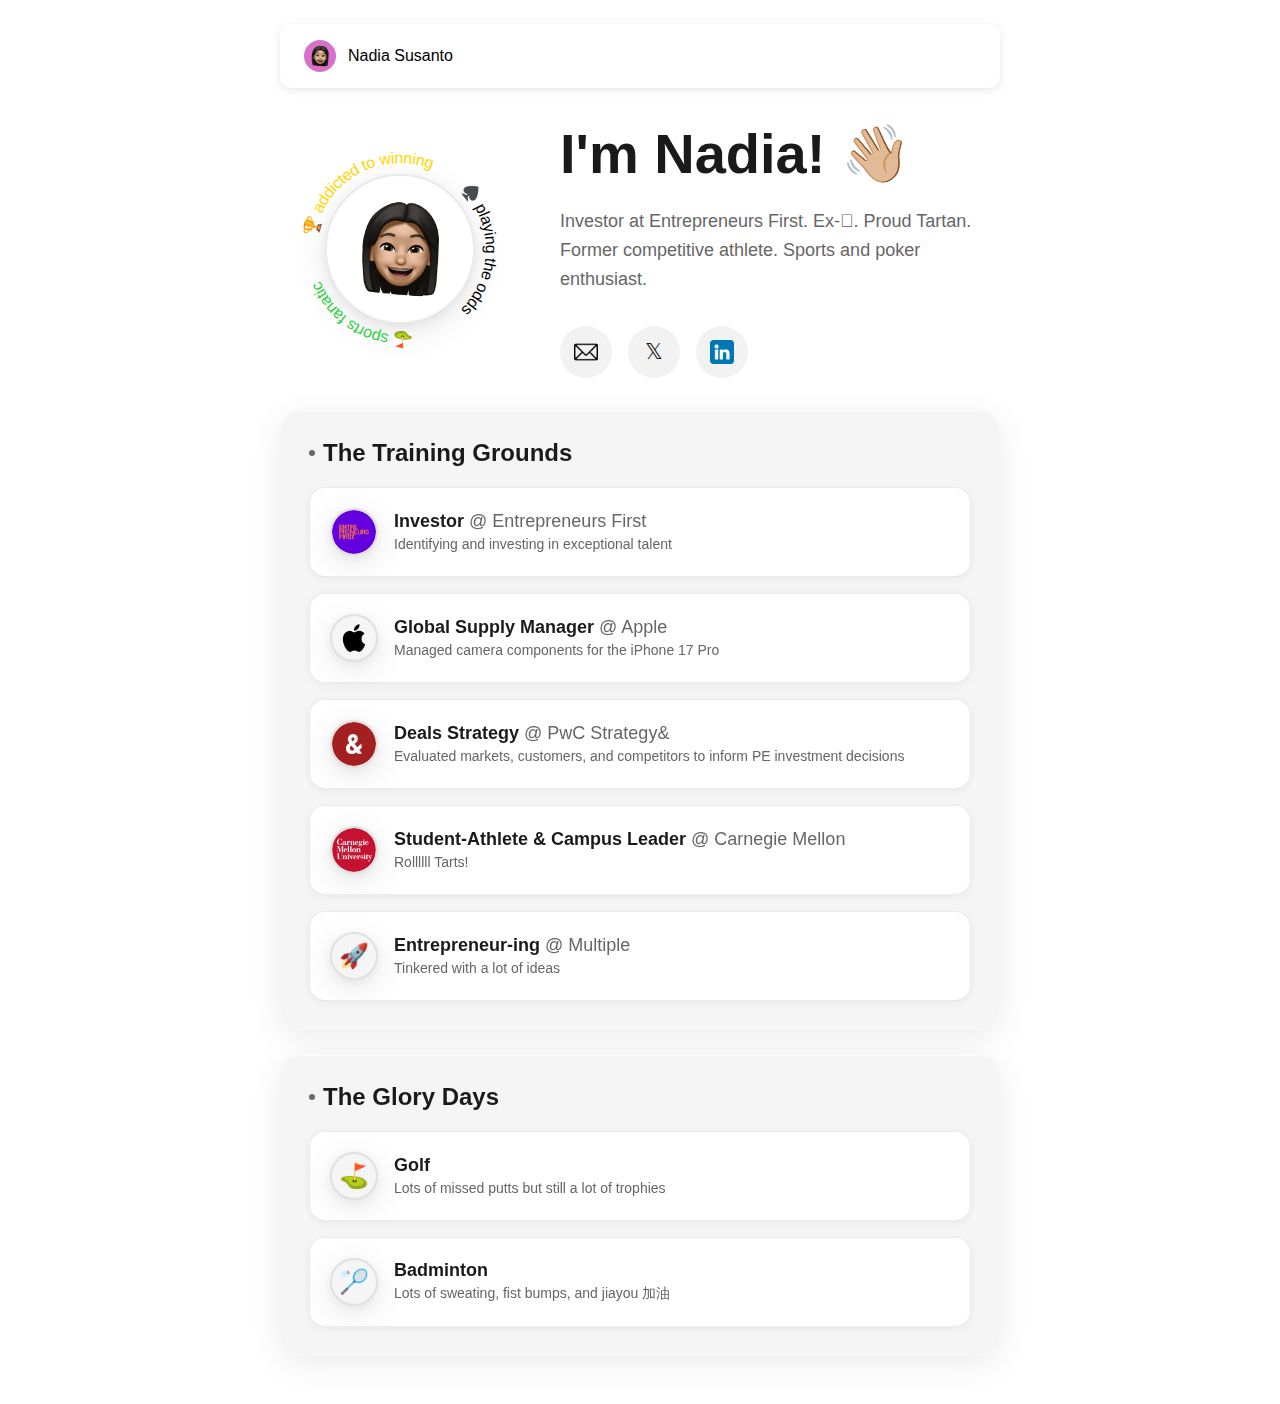
<file: index.html>
<!DOCTYPE html>
<html lang="en">
<head>
    <meta charset="UTF-8">
    <meta name="viewport" content="width=device-width, initial-scale=1.0">
    
    <!-- Site Title and Description -->
    <title>Nadia Susanto</title>
    <meta name="description" content="Hello!">
    
    <!-- Favicon (Browser Tab Icon) - Circular white background with memoji -->
    <link rel="icon" type="image/png" sizes="64x64" href="favicon.png">
    <link rel="icon" type="image/png" sizes="32x32" href="favicon.png">
    <link rel="icon" type="image/png" sizes="16x16" href="favicon.png">
    <link rel="apple-touch-icon" sizes="180x180" href="favicon.png">
    <link rel="shortcut icon" href="favicon.png">
    
    <!-- Open Graph / Social Media Preview Tags -->
    <meta property="og:title" content="Nadia Susanto">
    <meta property="og:description" content="Hello!">
    <meta property="og:image" content="https://nadiasusanto.com/images/memoji.png">
    <meta property="og:url" content="https://nadiasusanto.com">
    <meta property="og:type" content="website">
    
    <!-- Twitter Card Preview -->
    <meta name="twitter:card" content="summary">
    <meta name="twitter:title" content="Nadia Susanto">
    <meta name="twitter:description" content="Hello!">
    <meta name="twitter:image" content="https://nadiasusanto.com/images/memoji.png">
    
    <link rel="stylesheet" href="styles.css">
</head>
<body>
    <!-- Main container: holds everything together -->
    <div class="container">
        <!-- Header Navigation -->
        <header class="site-header">
            <div class="header-left">
                <img src="images/memoji.png" alt="Nadia" class="header-memoji">
                <span class="header-name">Nadia Susanto</span>
            </div>
            <nav class="header-nav">
            </nav>
        </header>

        <!-- Top Section: Memoji and Profile side by side -->
        <section class="top-section">
            <!-- Memoji and circling phrases -->
            <div class="memoji-wrapper">
                <div class="memoji-container">
                    <img src="images/memoji.png" alt="Your Memoji" class="memoji">
                    <div class="phrases-orbit">
                        <div class="phrase phrase-1" data-text="♠️ playing the odds"></div>
                        <div class="phrase phrase-2" data-text="⛳️ sports fanatic"></div>
                        <div class="phrase phrase-3" data-text="🏆 addicted to winning"></div>
                    </div>
                </div>
            </div>

            <!-- Profile Section -->
            <section class="profile-section">
                <h1 class="profile-name">I'm Nadia! 👋🏼</h1>
                <p class="profile-bio">Investor at Entrepreneurs First. Ex-. Proud Tartan. Former competitive athlete. Sports and poker enthusiast.</p>
                
                <div class="profile-actions">
                    <a href="mailto:nadia@joinef.com" class="profile-icon" title="Email">
                        <img src="images/email.png" alt="Email" class="icon-image">
                    </a>
                    <a href="https://x.com/thenadsusanto" class="profile-icon" title="X (Twitter)">
                        𝕏
                    </a>
                    <a href="https://www.linkedin.com/in/nadiasusanto/" class="profile-icon" title="LinkedIn">
                        <img src="images/linkedin.png" alt="LinkedIn" class="icon-image">
                    </a>
                </div>
            </section>
        </section>

        <!-- Projects Section with glass box -->
        <section class="projects-section glass-box">
            <div class="section-header">
                <div class="section-title">
                    <span class="dot"></span>
                    <h2>The Training Grounds</h2>
                </div>
            </div>
            
            <div class="projects-grid">
                <div class="project-card">
                    <div class="project-main">
                        <div class="project-icon">
                            <img src="images/eflogo.png" alt="Entrepreneurs First" class="project-logo">
                        </div>
                        <div class="project-info">
                            <h3>Investor <span class="company-name">@ Entrepreneurs First</span></h3>
                            <p>Identifying and investing in exceptional talent<p>
                        </div>
                    </div>
                    <div class="project-expanded">
                        <p>Recruited to amplify EF's mission in North America and work with our ambitious founders to build startups from scratch<p>
                    </div>
                </div>
                
                <div class="project-card">
                    <div class="project-main">
                        <div class="project-icon">
                            <img src="images/applelogo.png" alt="Apple" class="project-logo">
                        </div>
                        <div class="project-info">
                            <h3>Global Supply Manager <span class="company-name">@ Apple</span></h3>
                            <p>Managed camera components for the iPhone 17 Pro</p>
                        </div>
                    </div>
                    <div class="project-expanded">
                        <p>Recruited to own supplier relationships across Asia, negotiate contracts, and become the bridge for our internal cross-functional teams<p>
                        <p><em>PSA: Everyone should go visit a factory at least once in their lifetime. Visiting my suppliers in 2024 was one of the highlights of my career</em></p>
                    </div>
                </div>
                
                <div class="project-card">
                    <div class="project-main">
                        <div class="project-icon">
                            <img src="images/strategy&logo.png" alt="Strategy" class="project-logo">
                        </div>
                        <div class="project-info">
                            <h3>Deals Strategy <span class="company-name">@ PwC Strategy&</span></h3>
                            <p>Evaluated markets, customers, and competitors to inform PE investment decisions</p>
                        </div>
                    </div>
                    <div class="project-expanded">
                        <p>Worked on 15+ deals across TMT, Healthcare, Industrials, and more<p>
                    </div>
                </div>

                <div class="project-card">
                    <div class="project-main">
                        <div class="project-icon">
                            <img src="images/cmulogo.jpg" alt="CMU" class="project-logo">
                        </div>
                        <div class="project-info">
                            <h3>Student-Athlete & Campus Leader <span class="company-name">@ Carnegie Mellon</span></h3>
                            <p>Rollllll Tarts!</p>
                        </div>
                    </div>
                    <div class="project-expanded">
                        <p>Recruited to compete for the CMU Women's Golf Team (glory days below)</p>
                        <p>B.S. Business Administration and Human-Computer Interaction</p>
                        <p>Innovation Scholar with the Swartz Center of Entrepreneurship</p>
                        <p>Founder and President of 180 Degrees Consulting CMU</p>
                        <p>Scotty Survivor Season 2: 4th place finisher out of 18 students</p>
                        <p>Alpha Kappa Psi Professional Instruction Committee</p>
                    </div>
                </div>

                <div class="project-card">
                    <div class="project-main">
                        <div class="project-icon">
                            <div class="sports-icon">🚀</div>
                        </div>
                        <div class="project-info">
                            <h3>Entrepreneur-ing <span class="company-name">@ Multiple</span></h3>
                            <p>Tinkered with a lot of ideas</p>
                        </div>
                    </div>
                    <div class="project-expanded">
                        <p>Founder of Bivi, incorporated an edtech platform where current college students can teach niche skills (i.e., animation, coding, Minecraft design) to younger students to realize their passions earlier</p>
                        <p>Built NoFores, leveraging VR to elevate the way golfers study courses before tournament play</p>
                    </div>
                </div>

            </div>
        </section>

        <!-- Competitive Sports Section with glass box -->
        <section class="sports-section glass-box">
            <div class="section-header">
                <div class="section-title">
                    <span class="dot"></span>
                    <h2>The Glory Days</h2>
                </div>
            </div>
            <div class="projects-grid">
                <div class="project-card">
                    <div class="project-main">
                        <div class="project-icon">
                            <div class="sports-icon">⛳</div>
                        </div>
                        <div class="project-info">
                            <h3>Golf</h3>
                            <p>Lots of missed putts but still a lot of trophies</p>
                        </div>
                    </div>
                    <div class="project-expanded">
                        <p>Captain of CMU Women's Golf Team (2x NCAA team medalist)</p>
                        <p>Outstanding Athlete Award Women's Sports (Given to one senior female athlete)</p>
                        <p>UAA Presidents Council Scholar-Athlete Team</p>
                        <p>WGCA All-American Scholar</p>
                        <p>WGCA All-East Region (3x)</p>
                        <p>WGCA All-Great Lakes Region Team (2x)</p>
                        <p>All-UAA First Team (3x)</p>
                        <p>All American Honorable Mention</p>
                        <p>Thomas B. Craig & LaVerne Craig Tartan Award for Women's Golf</p>
                    </div>
                </div>
                
                <div class="project-card">
                    <div class="project-main">
                        <div class="project-icon">
                            <div class="sports-icon">🏸</div>
                        </div>
                        <div class="project-info">
                            <h3>Badminton</h3>
                            <p>Lots of sweating, fist bumps, and jiayou 加油</p>
                        </div>
                    </div>
                    <div class="project-expanded">
                        <p>At 10, I first represented the USA in the Dominican Republic Pan American Games for mixed doubles and won bronze.</p>
                        <p>At 12, I represented the USA in Canada Pan American Games for singles and won bronze.</p>
                        <p>At 13, I achieved the number 1 ranking in my age division throughout the US in doubles, and top 3 in mixed doubles and singles.</p>
                        <p>At 14, I represented the USA in the Guatemala Pan American Games for doubles and mixed doubles, winning silver and bronze.</p>
                    </div>
                </div>
            </div>
        </section>
    </div>
    
    <!-- Link to our JavaScript file -->
    <script src="script.js"></script>
</body>
</html>
</file>
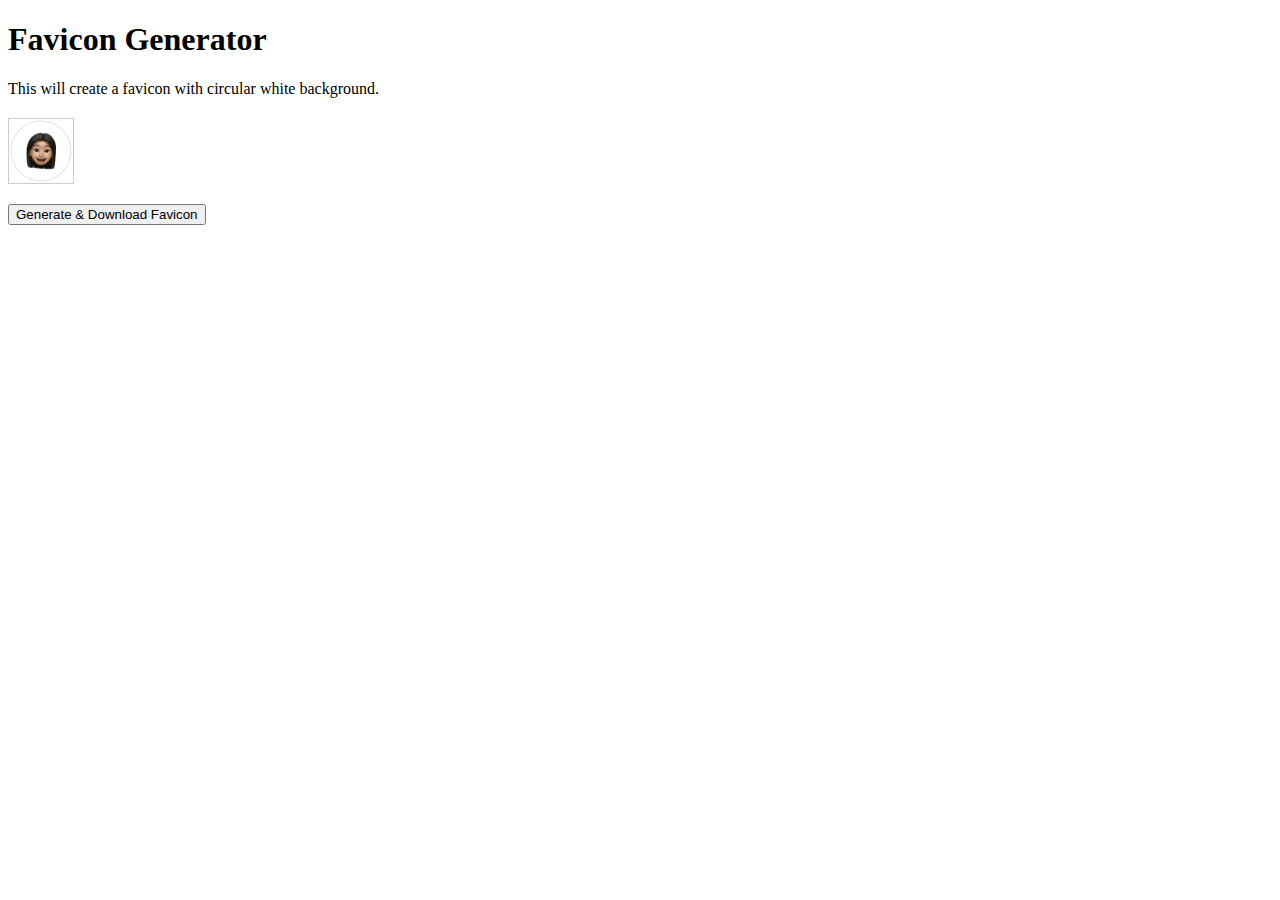
<file: generate-favicon.html>
<!DOCTYPE html>
<html>
<head>
    <title>Generate Favicon</title>
</head>
<body>
    <h1>Favicon Generator</h1>
    <p>This will create a favicon with circular white background.</p>
    <canvas id="faviconCanvas" width="64" height="64" style="border: 1px solid #ccc; display: block; margin: 20px 0;"></canvas>
    <button onclick="generateFavicon()">Generate & Download Favicon</button>
    
    <script>
        function generateFavicon() {
            const canvas = document.getElementById('faviconCanvas');
            const ctx = canvas.getContext('2d');
            
            // Draw circular white background
            ctx.fillStyle = 'white';
            ctx.beginPath();
            ctx.arc(32, 32, 30, 0, 2 * Math.PI);
            ctx.fill();
            
            // Draw subtle border
            ctx.strokeStyle = '#e0e0e0';
            ctx.lineWidth = 1;
            ctx.stroke();
            
            // Load and draw memoji
            const img = new Image();
            img.crossOrigin = 'anonymous';
            img.onload = function() {
                // Draw memoji in a circle (clipping path)
                ctx.save();
                ctx.beginPath();
                ctx.arc(32, 32, 28, 0, 2 * Math.PI);
                ctx.clip();
                
                // Calculate size to fill the circle
                const size = 56; // Slightly larger to fill circle
                const x = 32 - size/2;
                const y = 32 - size/2;
                ctx.drawImage(img, x, y, size, size);
                
                ctx.restore();
                
                // Convert to favicon and download
                const link = document.createElement('a');
                link.download = 'favicon.ico';
                link.href = canvas.toDataURL('image/png');
                link.click();
                
                // Also create favicon.png
                const link2 = document.createElement('a');
                link2.download = 'favicon.png';
                link2.href = canvas.toDataURL('image/png');
                link2.click();
                
                alert('Favicon generated! Now replace favicon.svg with favicon.png in index.html');
            };
            img.onerror = function() {
                alert('Error loading memoji image. Make sure images/memoji.png exists.');
            };
            img.src = 'images/memoji.png';
        }
        
        // Preview on load
        window.onload = function() {
            const canvas = document.getElementById('faviconCanvas');
            const ctx = canvas.getContext('2d');
            
            // Draw preview
            ctx.fillStyle = 'white';
            ctx.beginPath();
            ctx.arc(32, 32, 30, 0, 2 * Math.PI);
            ctx.fill();
            
            ctx.strokeStyle = '#e0e0e0';
            ctx.lineWidth = 1;
            ctx.stroke();
            
            const img = new Image();
            img.onload = function() {
                ctx.save();
                ctx.beginPath();
                ctx.arc(32, 32, 28, 0, 2 * Math.PI);
                ctx.clip();
                const size = 56;
                const x = 32 - size/2;
                const y = 32 - size/2;
                ctx.drawImage(img, x, y, size, size);
                ctx.restore();
            };
            img.src = 'images/memoji.png';
        };
    </script>
</body>
</html>
</file>
<file: styles.css>
/* This is where we'll add all our styling */
/* We'll build the liquid glass design here */

/* Reset default browser styles */
* {
    margin: 0;
    padding: 0;
    box-sizing: border-box;
}

/* Body: White background for minimalist design */
body {
    font-family: -apple-system, BlinkMacSystemFont, 'Segoe UI', Roboto, 'Helvetica Neue', Arial, sans-serif;
    background: #ffffff;
    color: #000;
    min-height: 100vh;
    overflow-x: hidden;
}

/* Main container: Single column layout - condensed */
.container {
    max-width: 800px;
    margin: 0 auto;
    padding: 24px 40px;
    min-height: 100vh;
}

/* Site Header - Clean white bar matching image style */
.site-header {
    display: flex;
    justify-content: space-between;
    align-items: center;
    margin-bottom: 32px;
    padding: 16px 24px;
    background: #ffffff;
    border-radius: 12px;
    box-shadow: 0 2px 8px rgba(0, 0, 0, 0.1);
}

/* Header Left: Memoji + Name */
.header-left {
    display: flex;
    align-items: center;
    gap: 12px;
}

.header-memoji {
    width: 32px;
    height: 32px;
    border-radius: 50%;
    object-fit: cover;
    background: #d771c9;
}

.header-name {
    font-size: 16px;
    font-weight: 500;
    color: #000;
}

/* Header Navigation Links - Grey icons and text */
.header-nav {
    display: flex;
    align-items: center;
    gap: 24px;
}

.nav-link {
    display: flex;
    align-items: center;
    gap: 6px;
    text-decoration: none;
    color: #666;
    font-size: 14px;
    font-weight: 400;
    transition: color 0.2s ease;
    padding: 0;
}

.nav-link:hover {
    color: #333;
}

.nav-link .nav-icon {
    font-size: 16px;
    display: inline-flex;
    align-items: center;
    justify-content: center;
    color: #666;
    width: 18px;
    height: 18px;
}

.nav-link:hover .nav-icon {
    color: #333;
}

.nav-link .nav-text {
    font-size: 14px;
    font-weight: 400;
}

/* Top Section: Memoji and Profile side by side - condensed */
.top-section {
    display: flex;
    align-items: center;
    gap: 40px;
    margin-bottom: 32px;
}

.memoji-wrapper {
    flex-shrink: 0;
}

/* Memoji container: More condensed */
.memoji-container {
    position: relative;
    width: 240px;
    height: 240px;
    display: flex;
    align-items: center;
    justify-content: center;
}

/* Memoji: More condensed */
.memoji {
    width: 150px;
    height: 150px;
    border-radius: 50%;
    display: block;
    border: 2px solid rgba(0, 0, 0, 0.08);
    box-shadow: 
        0 8px 32px rgba(0, 0, 0, 0.1),
        0 2px 8px rgba(0, 0, 0, 0.05);
    transition: transform 0.3s ease, box-shadow 0.3s ease;
}

.memoji:hover {
    transform: scale(1.05);
    box-shadow: 
        0 12px 40px rgba(0, 0, 0, 0.15),
        0 4px 12px rgba(0, 0, 0, 0.08);
}

/* Phrases orbit: Container for rotating text - more condensed */
.phrases-orbit {
    position: absolute;
    top: 50%;
    left: 50%;
    width: 240px;
    height: 240px;
    margin-left: -120px;
    margin-top: -120px;
    animation: rotateOrbit 20s linear infinite;
    transform-origin: center center;
}

/* Animation: Rotate the entire orbit container */
@keyframes rotateOrbit {
    from {
        transform: rotate(0deg);
    }
    to {
        transform: rotate(360deg);
    }
}

/* Individual phrases: Containers for curved text */
.phrase {
    position: absolute;
}

/* SVG text paths for natural text flow */
.phrase-svg {
    position: absolute;
    top: 0;
    left: 0;
    width: 240px;
    height: 240px;
    overflow: visible;
}

.phrase-text {
    font-size: 16px;
    font-weight: 500;
    fill: currentColor;
}

/* ============================================
   🎨 CHANGE COLORS HERE! 🎨
   ============================================
   
   Below are the color styles for each phrase.
   Change the `color` value to any color you want!
   
   Color formats you can use:
   - Named colors: "blue", "red", "purple", etc.
   - Hex codes: "#FF5733", "#9B59B6", etc.
   - RGB: "rgb(255, 87, 51)"
   - RGBA (with transparency): "rgba(155, 89, 182, 0.8)"
*/

/* Phrase 1: "playing the odds" - Change color here! */
.phrase-1-text {
    fill: #000000;
}

/* Phrase 2: "sports fanatic" - Change color here! */
.phrase-2-text {
    fill: #2dd043;
}

/* Phrase 3: "addicted to winning" - Change color here! */
.phrase-3-text {
    fill: #ffd700;
}

/* Profile Section - Larger */
.profile-section {
    flex: 1;
    padding: 0;
}

.profile-name {
    font-size: 56px; /* Increased from 42px */
    font-weight: 700;
    color: #1a1a1a;
    margin-bottom: 20px; /* Increased from 12px */
    line-height: 1.2;
}

.profile-bio {
    font-size: 18px; /* Increased from 15px */
    color: #666;
    margin-bottom: 32px; /* Increased from 20px */
    line-height: 1.6;
}

.profile-actions {
    display: flex;
    gap: 16px; /* Increased from 12px */
    /* Left-aligned on desktop, centered on mobile via media queries */
}

/* Profile icon buttons - Larger */
.profile-icon {
    width: 52px; /* Increased from 44px */
    height: 52px; /* Increased from 44px */
    border-radius: 50%;
    background: rgba(0, 0, 0, 0.05);
    display: flex;
    align-items: center;
    justify-content: center;
    font-size: 22px; /* Increased from 18px */
    text-decoration: none;
    color: #1a1a1a;
    transition: all 0.3s ease;
    cursor: pointer;
}

.profile-icon:hover {
    background: rgba(0, 0, 0, 0.1);
    transform: scale(1.1);
}

/* Icon images inside profile icons */
.profile-icon .icon-image {
    width: 24px;
    height: 24px;
    object-fit: contain;
    display: block;
}

/* Glass box effect for sections - condensed */
.glass-box {
    background: #f5f5f5;
    border-radius: 20px;
    padding: 28px;
    margin-bottom: 24px;
    backdrop-filter: blur(10px);
    -webkit-backdrop-filter: blur(10px);
    box-shadow: 
        0 8px 32px rgba(0, 0, 0, 0.08),
        inset 0 1px 0 rgba(255, 255, 255, 0.5);
    border: 1px solid rgba(255, 255, 255, 0.3);
}

/* Projects Section - styles inherited from .glass-box */
.section-header {
    display: flex;
    justify-content: space-between;
    align-items: center;
    margin-bottom: 20px;
}

.section-title {
    display: flex;
    align-items: center;
    gap: 8px;
}

.section-title h2 {
    font-size: 24px;
    font-weight: 600;
    color: #1a1a1a;
}

.dot {
    width: 6px;
    height: 6px;
    background: #666;
    border-radius: 50%;
    display: inline-block;
}

.view-all-btn {
    background: #fff;
    color: #333;
    border: 1px solid #e0e0e0;
    padding: 8px 16px;
    border-radius: 12px;
    font-size: 14px;
    cursor: pointer;
    transition: all 0.3s ease;
}

.view-all-btn:hover {
    background: #f9f9f9;
    border-color: #ccc;
}

.projects-grid {
    display: flex;
    flex-direction: column;
    gap: 16px;
}

.project-card {
    background: #fff;
    border-radius: 16px;
    padding: 20px;
    cursor: pointer;
    transition: all 0.3s ease;
    border: 1px solid rgba(0, 0, 0, 0.08);
    box-shadow: 0 2px 8px rgba(0, 0, 0, 0.05);
    overflow: hidden; /* Ensures expanded content doesn't overflow */
}

/* Active state for mobile clicks */
.project-card.expanded {
    transform: translateY(-2px);
    box-shadow: 0 6px 20px rgba(0, 0, 0, 0.1);
    border-color: rgba(0, 0, 0, 0.15);
}

/* Main project card content */
.project-main {
    display: flex;
    align-items: center;
    gap: 16px;
}

/* Expanded content - hidden by default */
.project-expanded {
    max-height: 0;
    opacity: 0;
    overflow: hidden;
    transition: max-height 0.4s ease, opacity 0.3s ease, margin-top 0.3s ease;
    margin-top: 0;
}

/* Show expanded content on hover (desktop only - devices that support hover) */
@media (hover: hover) {
    .project-card:hover .project-expanded {
        max-height: 500px; /* Adjust based on content */
        opacity: 1;
        margin-top: 20px;
        padding-top: 20px;
        border-top: 1px solid rgba(0, 0, 0, 0.08);
    }
    
    .project-card:hover {
        transform: translateY(-4px);
        box-shadow: 0 8px 24px rgba(0, 0, 0, 0.12);
        border-color: rgba(0, 0, 0, 0.15);
    }
}

/* Show expanded content when clicked (mobile) */
.project-card.expanded .project-expanded {
    max-height: 500px; /* Adjust based on content */
    opacity: 1;
    margin-top: 20px;
    padding-top: 20px;
    border-top: 1px solid rgba(0, 0, 0, 0.08);
}

.project-expanded p {
    font-size: 14px;
    color: #666;
    line-height: 1.6;
    margin-bottom: 12px;
}

.project-expanded p:last-child {
    margin-bottom: 0;
}

.project-expanded a {
    color: #1a1a1a;
    text-decoration: underline;
    transition: color 0.2s ease;
}

.project-expanded a:hover {
    color: #666;
}

.project-icon {
    width: 48px;
    height: 48px;
    border-radius: 50%; /* Circular shape */
    display: flex;
    align-items: center;
    justify-content: center;
    flex-shrink: 0;
    overflow: hidden; /* Ensures image stays within circle */
    background: #f5f5f5; /* Light background in case image doesn't load */
    /* Same border and shadow as memoji */
    border: 2px solid rgba(0, 0, 0, 0.08);
    box-shadow: 
        0 8px 32px rgba(0, 0, 0, 0.1),
        0 2px 8px rgba(0, 0, 0, 0.05);
    transition: transform 0.3s ease, box-shadow 0.3s ease;
}

.project-icon:hover {
    transform: scale(1.05);
    box-shadow: 
        0 12px 40px rgba(0, 0, 0, 0.15),
        0 4px 12px rgba(0, 0, 0, 0.08);
}

.project-logo {
    width: 100%;
    height: 100%;
    object-fit: cover; /* Ensures logo fills the circle */
    border-radius: 50%; /* Keeps it circular */
}

/* Sports icon styling for Competitive Sports section */
.sports-icon {
    font-size: 24px;
    display: flex;
    align-items: center;
    justify-content: center;
    width: 100%;
    height: 100%;
}

.project-info {
    flex: 1;
}

.project-info h3 {
    font-size: 18px;
    font-weight: 600;
    color: #1a1a1a;
    margin-bottom: 4px;
}

.company-name {
    color: #666;
    font-weight: 500;
}

.project-info p {
    font-size: 14px;
    color: #666;
}

.project-arrow {
    color: #999;
    font-size: 20px;
    font-weight: 300;
}

/* Products Section - styles inherited from .glass-box */

/* ==================== MOBILE RESPONSIVE STYLES ==================== */

/* Tablet and below (768px and smaller) */
@media (max-width: 768px) {
    .container {
        padding: 16px 20px;
    }
    
    /* Header: Stack navigation or make it more compact */
    .site-header {
        flex-wrap: wrap;
        gap: 12px;
        padding: 12px 16px;
    }
    
    .header-nav {
        flex-wrap: wrap;
        gap: 16px;
    }
    
    /* Top section: Stack memoji and profile vertically */
    .top-section {
        flex-direction: column;
        gap: 32px;
        align-items: center;
    }
    
    /* Memoji container: Slightly smaller on tablet */
    .memoji-container {
        width: 200px;
        height: 200px;
    }
    
    .memoji {
        width: 120px;
        height: 120px;
    }
    
    .phrases-orbit {
        width: 200px;
        height: 200px;
        margin-left: -100px;
        margin-top: -100px;
    }
    
    /* Phrase text: Scale with container */
    .phrase-text {
        font-size: 13px; /* Scales down from 16px for 200px container */
    }
    
    /* Profile section: Center align on mobile */
    .profile-section {
        text-align: center;
        width: 100%;
    }
    
    .profile-actions {
        justify-content: center;
        margin-top: 16px;
    }
    
    /* Project cards: Full width on mobile */
    .projects-grid {
        grid-template-columns: 1fr;
    }
}

/* Mobile phones (480px and smaller) */
@media (max-width: 480px) {
    .container {
        padding: 12px 16px;
    }
    
    /* Header: Compact navigation */
    .site-header {
        padding: 12px;
        margin-bottom: 24px;
    }
    
    .header-left {
        gap: 8px;
    }
    
    .header-memoji {
        width: 28px;
        height: 28px;
    }
    
    .header-name {
        font-size: 18px;
    }
    
    .header-nav {
        gap: 12px;
        width: 100%;
        justify-content: center;
    }
    
    .nav-link {
        font-size: 12px;
        gap: 4px;
    }
    
    .nav-link .nav-icon {
        font-size: 14px;
        width: 16px;
        height: 16px;
    }
    
    /* Hide nav text on very small screens, show only icons */
    .nav-link .nav-text {
        display: none;
    }
    
    /* Memoji: Smaller on mobile */
    .memoji-container {
        width: 180px;
        height: 180px;
    }
    
    .memoji {
        width: 100px;
        height: 100px;
    }
    
    .phrases-orbit {
        width: 180px;
        height: 180px;
        margin-left: -90px;
        margin-top: -90px;
    }
    
    /* Phrase text: Scale with container */
    .phrase-text {
        font-size: 12px; /* Scales down from 16px for 180px container */
    }
    
    /* Profile section: Smaller fonts */
    .profile-name {
        font-size: 28px;
    }
    
    .profile-bio {
        font-size: 14px;
        line-height: 1.5;
    }
    
    .profile-actions {
        justify-content: center;
        gap: 12px;
        margin-top: 12px;
    }
    
    .profile-icon {
        width: 44px;
        height: 44px;
        font-size: 18px;
    }
    
    /* Section headers: Smaller */
    .section-title h2 {
        font-size: 20px;
    }
    
    /* Project cards: Compact */
    .project-info h3 {
        font-size: 16px;
    }
    
    .project-info p {
        font-size: 13px;
    }
    
    .project-logo {
        width: 50px;
        height: 50px;
    }
    
    /* Glass boxes: Less padding */
    .glass-box {
        padding: 20px;
    }
    
    /* Poker game: Stack hands vertically */
    .poker-game-area {
        grid-template-columns: 1fr;
        gap: 20px;
    }
    
    .poker-score {
        flex-direction: column;
        gap: 16px;
        padding: 16px;
    }
    
    .score-value {
        font-size: 28px;
    }
    
    .poker-card {
        width: 50px;
        height: 70px;
        font-size: 14px;
    }
}

/* Very small phones (360px and smaller) */
@media (max-width: 360px) {
    .container {
        padding: 10px 12px;
    }
    
    .memoji-container {
        width: 160px;
        height: 160px;
    }
    
    .memoji {
        width: 90px;
        height: 90px;
    }
    
    .phrases-orbit {
        width: 160px;
        height: 160px;
        margin-left: -80px;
        margin-top: -80px;
    }
    
    /* Phrase text: Scale with container */
    .phrase-text {
        font-size: 11px; /* Scales down from 16px for 160px container */
    }
    
    .profile-name {
        font-size: 24px;
    }
    
    .profile-bio {
        font-size: 13px;
    }
    
    .profile-actions {
        gap: 10px;
    }
    
    .profile-icon {
        width: 40px;
        height: 40px;
        font-size: 16px;
    }
}
</file>
